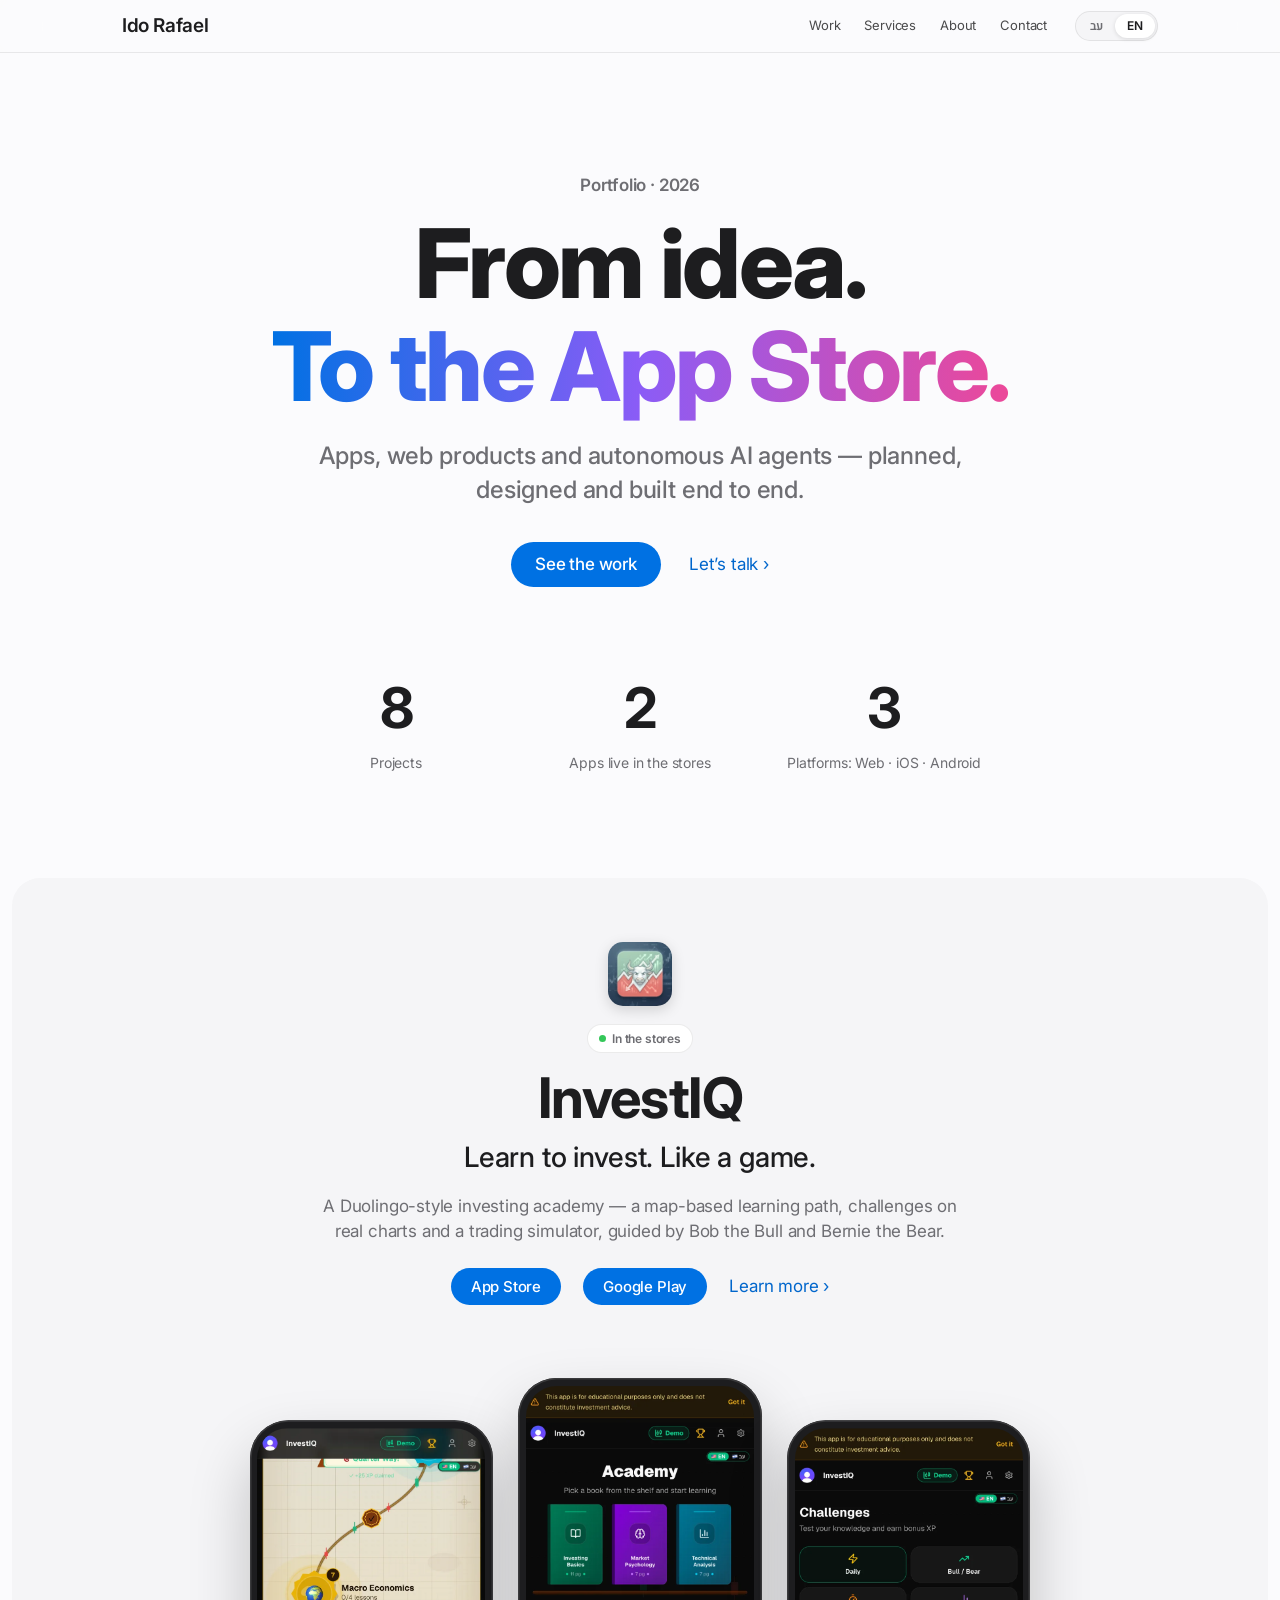
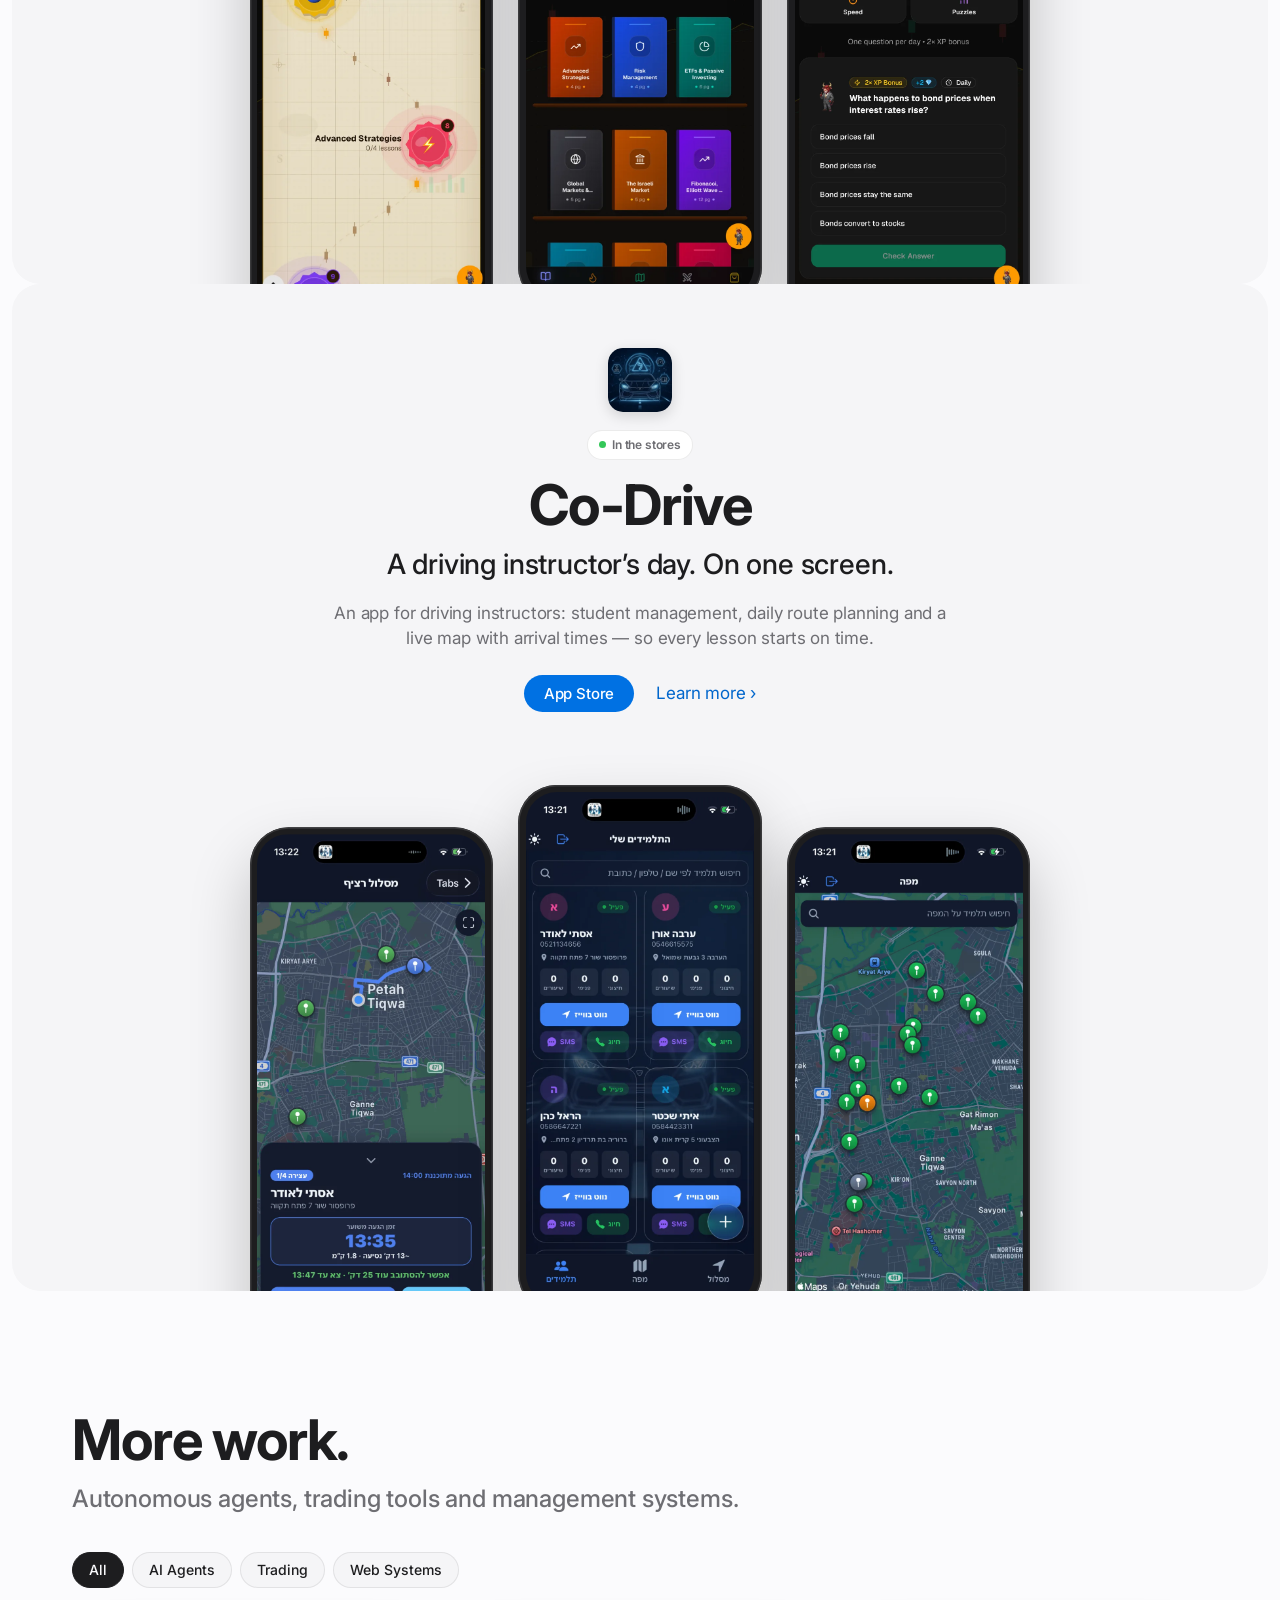
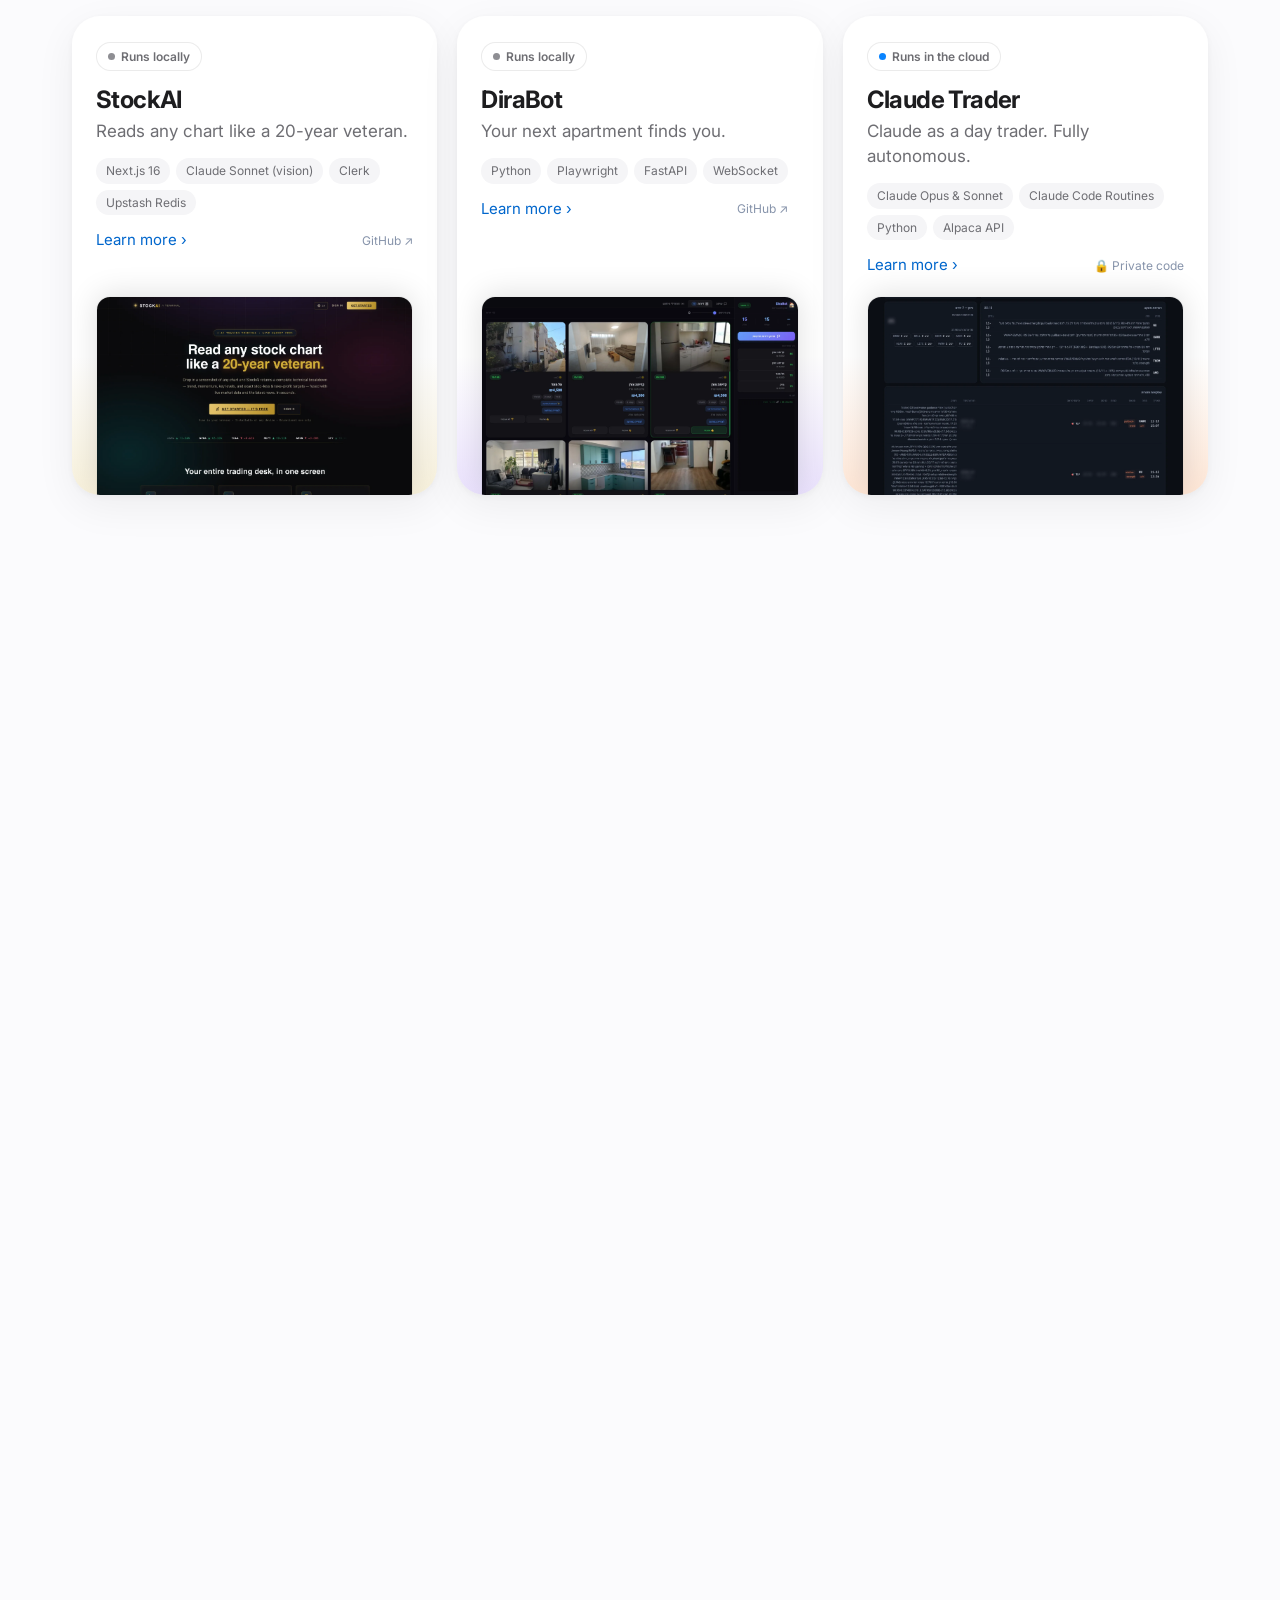
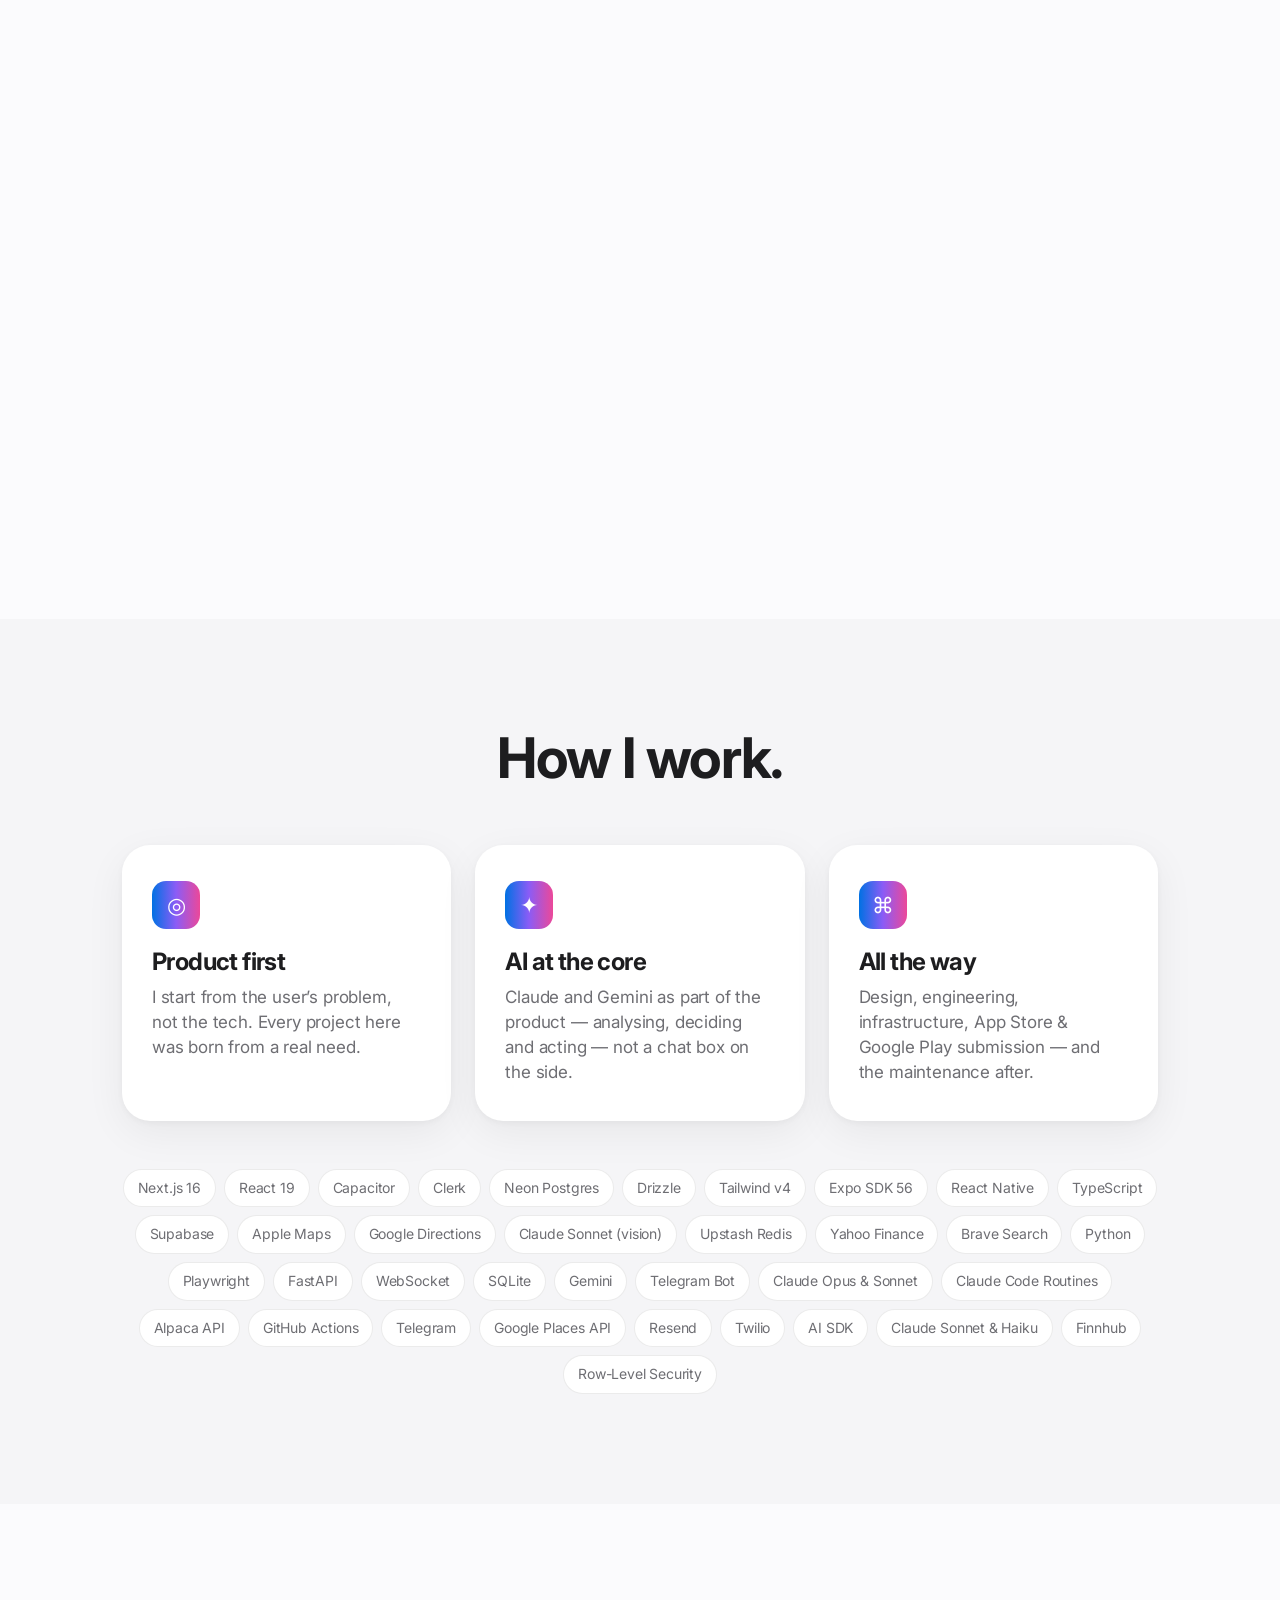
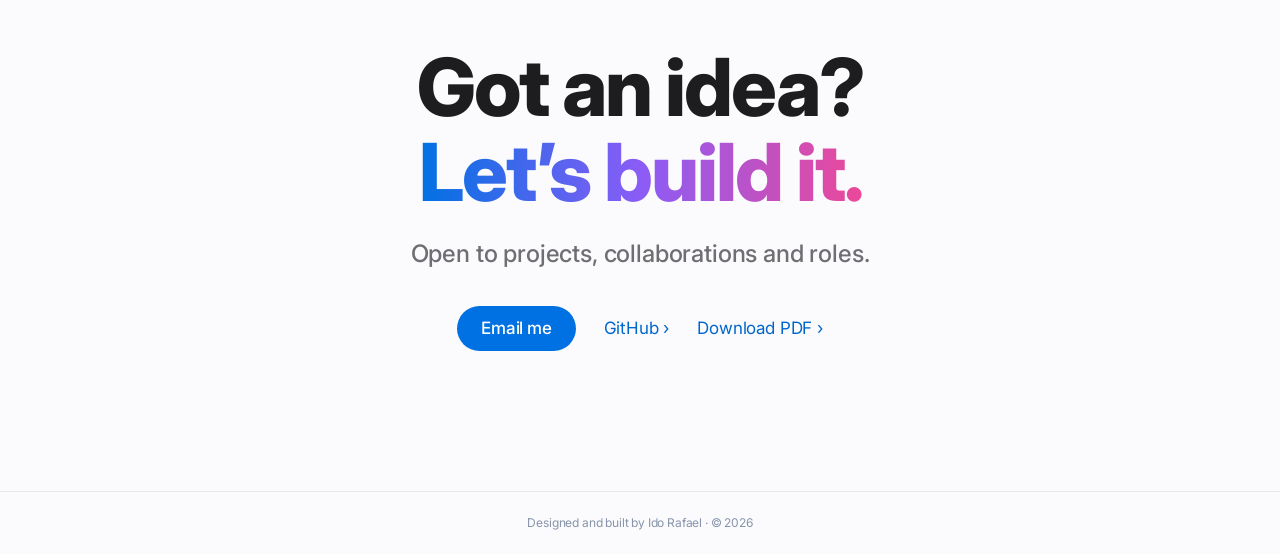
<file: index.html>
<!doctype html>
<html lang="he" dir="rtl">
<head>
<meta charset="utf-8">
<meta name="viewport" content="width=device-width, initial-scale=1, viewport-fit=cover">
<title>Ido Rafael — Portfolio</title>
<meta name="description" content="Products, apps and AI agents built by Ido Rafael — InvestIQ, Co-Drive, StockAI, Claude Trader and more.">
<meta name="theme-color" content="#fbfbfd" media="(prefers-color-scheme: light)">
<meta name="theme-color" content="#0b1424" media="(prefers-color-scheme: dark)">
<meta property="og:title" content="Ido Rafael — Portfolio">
<meta property="og:description" content="Products, apps and AI agents — from idea to the App Store.">
<meta property="og:image" content="assets/img/stock-1.webp">
<link rel="icon" href="assets/favicon.svg" type="image/svg+xml">
<link rel="preconnect" href="https://fonts.googleapis.com">
<link rel="preconnect" href="https://fonts.gstatic.com" crossorigin>
<link href="https://fonts.googleapis.com/css2?family=Heebo:wght@400;500;600;700;800&family=Inter:wght@400;500;600;700;800&display=swap" rel="stylesheet">
<link rel="stylesheet" href="styles.css">
</head>
<body>

<header class="nav" id="nav">
  <div class="nav-inner">
    <a href="#top" class="brand" data-i18n="brand">עידו רפאל</a>
    <nav class="nav-links">
      <a href="#work" data-i18n="navWork">עבודות</a>
      <a href="#services" data-i18n="navServices">שירותים</a>
      <a href="#about" data-i18n="navAbout">אודות</a>
      <a href="#contact" data-i18n="navContact">צור קשר</a>
    </nav>
    <div class="seg" role="group" aria-label="Language">
      <button data-lang="he" aria-pressed="true">עב</button>
      <button data-lang="en" aria-pressed="false">EN</button>
    </div>
  </div>
</header>

<main id="top">

  <section class="hero">
    <p class="eyebrow reveal" data-i18n="heroEyebrow">פורטפוליו · 2026</p>
    <h1 class="reveal" data-i18n-html="heroTitle">מרעיון.<br><span class="grad">ועד החנות.</span></h1>
    <p class="lead reveal" data-i18n="heroLead">אפליקציות, מוצרי ווב וסוכני AI אוטונומיים — מתוכננים, מעוצבים ונבנים מקצה לקצה.</p>
    <div class="hero-cta reveal">
      <a class="btn btn-primary" href="#work" data-i18n="heroCta1">לעבודות</a>
      <a class="btn-link" href="#contact"><span data-i18n="heroCta2">בואו נדבר</span> <span class="chev">›</span></a>
    </div>
    <dl class="stats reveal">
      <div><dt>8</dt><dd data-i18n="stat1">פרויקטים</dd></div>
      <div><dt>2</dt><dd data-i18n="stat2">אפליקציות חיות בחנויות</dd></div>
      <div><dt>3</dt><dd data-i18n="stat3">פלטפורמות: ווב · iOS · Android</dd></div>
    </dl>
  </section>

  <!-- Featured: shipped products -->
  <section class="featured" id="work">
    <div id="featured"></div>
  </section>

  <!-- All work -->
  <section class="work">
    <div class="section-head reveal">
      <h2 data-i18n="workTitle">עוד עבודות.</h2>
      <p data-i18n="workSub">סוכנים אוטונומיים, כלי מסחר ומערכות ניהול.</p>
    </div>
    <div class="filters reveal" id="filters" role="tablist"></div>
    <div class="grid" id="grid"></div>
  </section>

  <section class="services" id="services">
    <div class="section-head reveal">
      <h2 data-i18n="svcTitle">שירותים לעסקים.</h2>
      <p data-i18n="svcSub"></p>
    </div>
    <div class="plans" id="plans"></div>
    <ol class="steps reveal" id="steps"></ol>
    <div class="hero-cta reveal">
      <a class="btn btn-primary" id="call-link" href="#" target="_blank" rel="noopener" data-i18n="svcCta">לקביעת שיחת אבחון</a>
    </div>
  </section>

  <section class="about" id="about">
    <div class="about-inner reveal">
      <h2 data-i18n="aboutTitle">איך אני עובד.</h2>
      <div class="pillars">
        <div class="pillar">
          <div class="pillar-ico" aria-hidden="true">◎</div>
          <h3 data-i18n="p1t">מוצר קודם</h3>
          <p data-i18n="p1d">מתחיל מהבעיה של המשתמש, לא מהטכנולוגיה. כל פרויקט כאן נולד מצורך אמיתי.</p>
        </div>
        <div class="pillar">
          <div class="pillar-ico" aria-hidden="true">✦</div>
          <h3 data-i18n="p2t">AI בליבה</h3>
          <p data-i18n="p2d">Claude ו-Gemini כחלק מהמוצר — ניתוח, החלטה וביצוע — לא רק כצ׳אט בצד.</p>
        </div>
        <div class="pillar">
          <div class="pillar-ico" aria-hidden="true">⌘</div>
          <h3 data-i18n="p3t">עד הסוף</h3>
          <p data-i18n="p3d">עיצוב, פיתוח, תשתית, הגשה ל-App Store ול-Google Play — והתחזוקה שאחרי.</p>
        </div>
      </div>
      <div class="stack-cloud" id="stack"></div>
    </div>
  </section>

  <section class="contact" id="contact">
    <div class="reveal">
      <h2 data-i18n-html="contactTitle">יש לך רעיון?<br><span class="grad">בוא נבנה אותו.</span></h2>
      <p class="lead" data-i18n="contactLead">פתוח לפרויקטים, שיתופי פעולה ותפקידים.</p>
      <div class="hero-cta">
        <a class="btn btn-primary" href="https://mail.google.com/mail/?view=cm&fs=1&to=idorl1203@gmail.com" target="_blank" rel="noopener" data-i18n="contactMail">שליחת מייל</a>
        <a class="btn-link" href="https://github.com/idorl1203-zaid" target="_blank" rel="noopener">GitHub <span class="chev">›</span></a>
        <a class="btn-link" id="pdf-link" href="Ido-Rafael-Portfolio-HE.pdf" download><span data-i18n="pdf">הורדת PDF</span> <span class="chev">›</span></a>
      </div>
    </div>
  </section>

</main>

<footer class="foot">
  <p><span data-i18n="footer">עוצב ונבנה על ידי עידו רפאל</span> · © <span id="year"></span></p>
</footer>

<!-- Project detail sheet -->
<div class="sheet" id="sheet" aria-hidden="true">
  <div class="sheet-backdrop" data-close></div>
  <article class="sheet-panel" role="dialog" aria-modal="true" aria-labelledby="sheet-title">
    <button class="sheet-close" data-close aria-label="Close">✕</button>
    <div id="sheet-body"></div>
  </article>
</div>

<script src="data.js"></script>
<script src="app.js"></script>
</body>
</html>
</file>
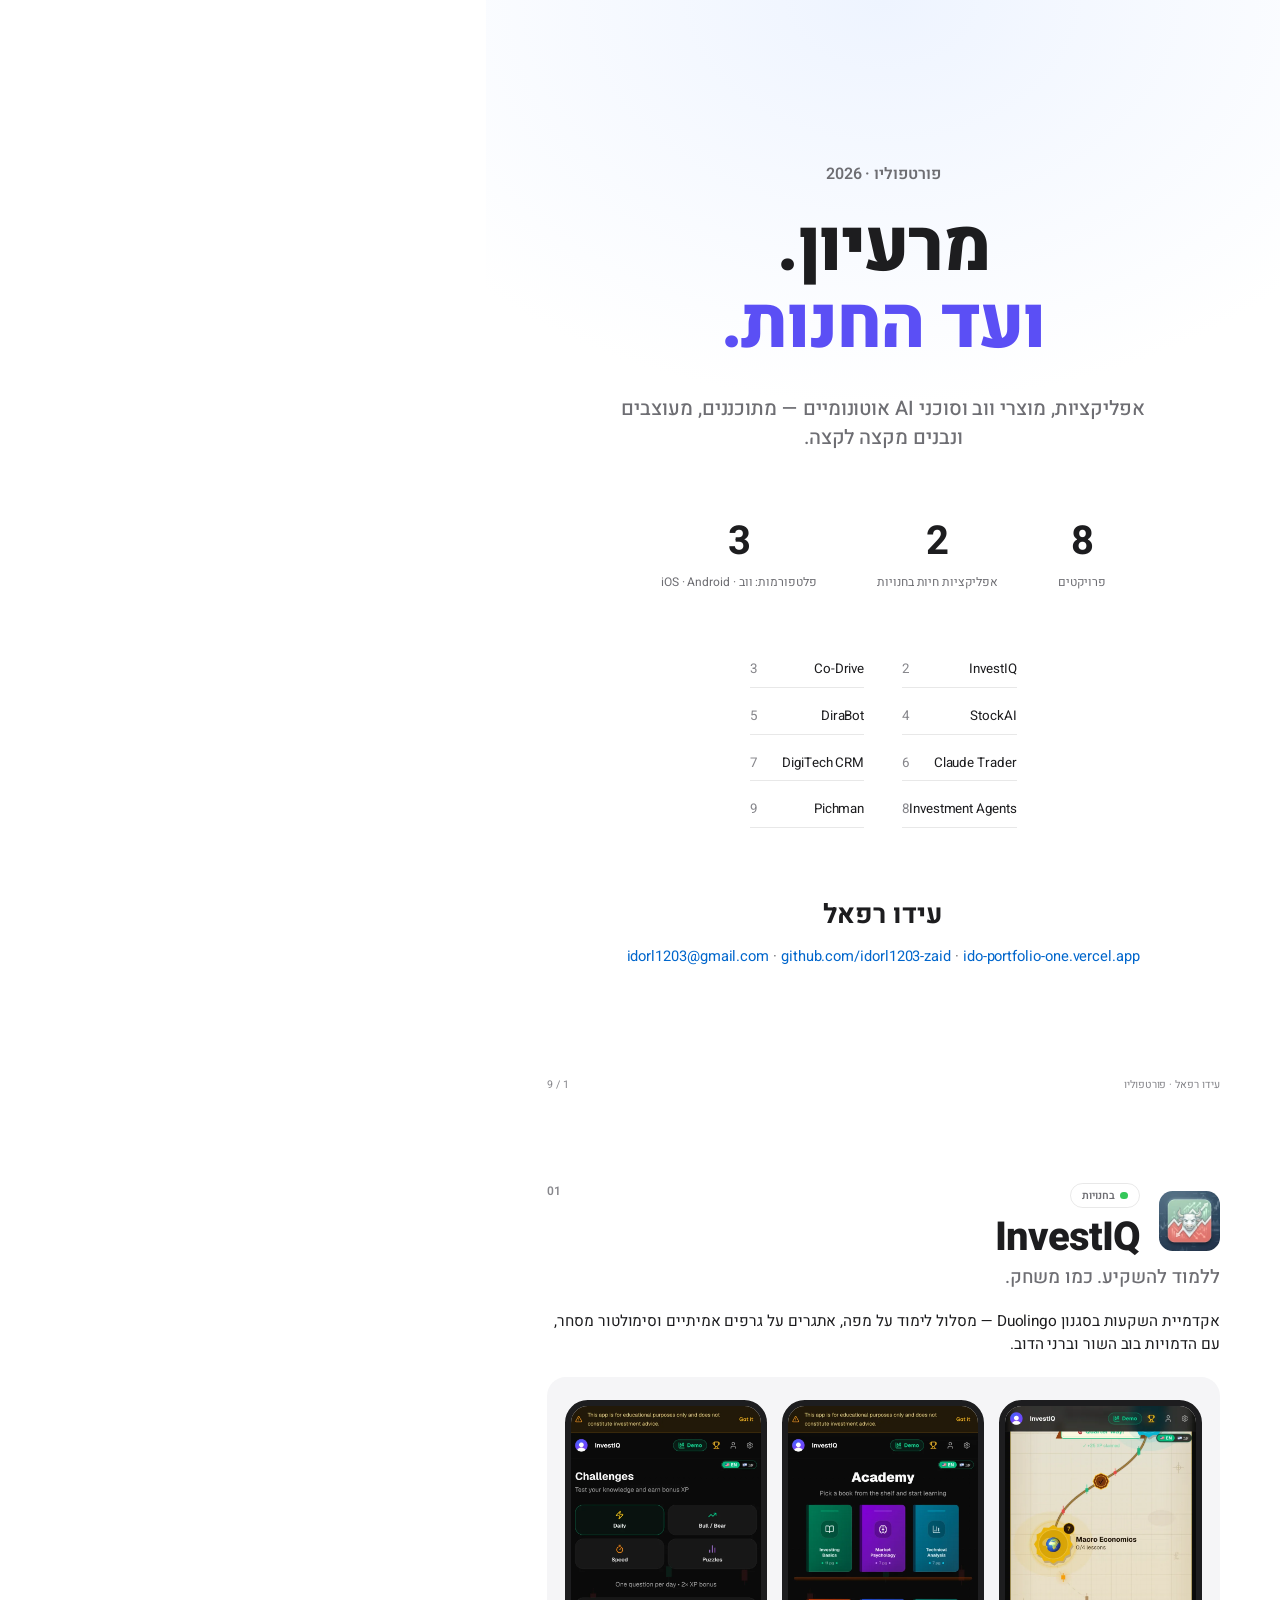
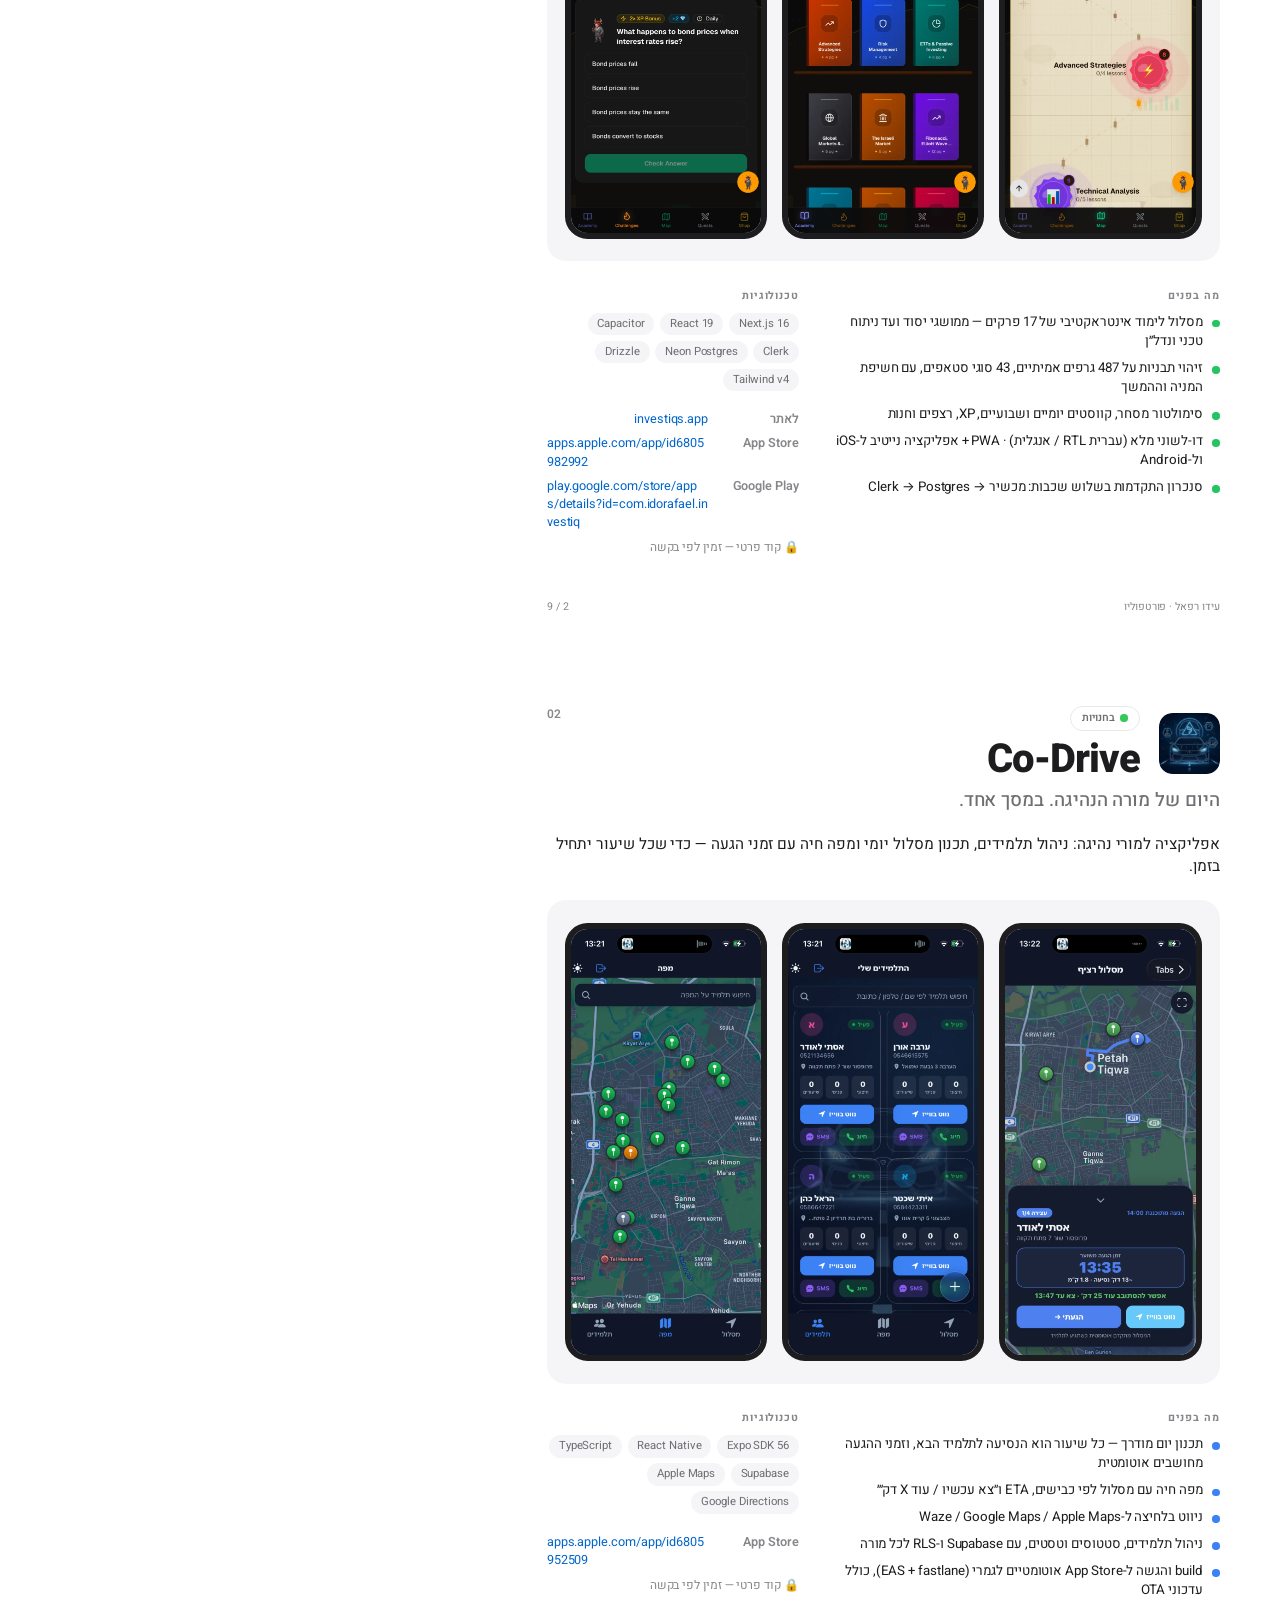
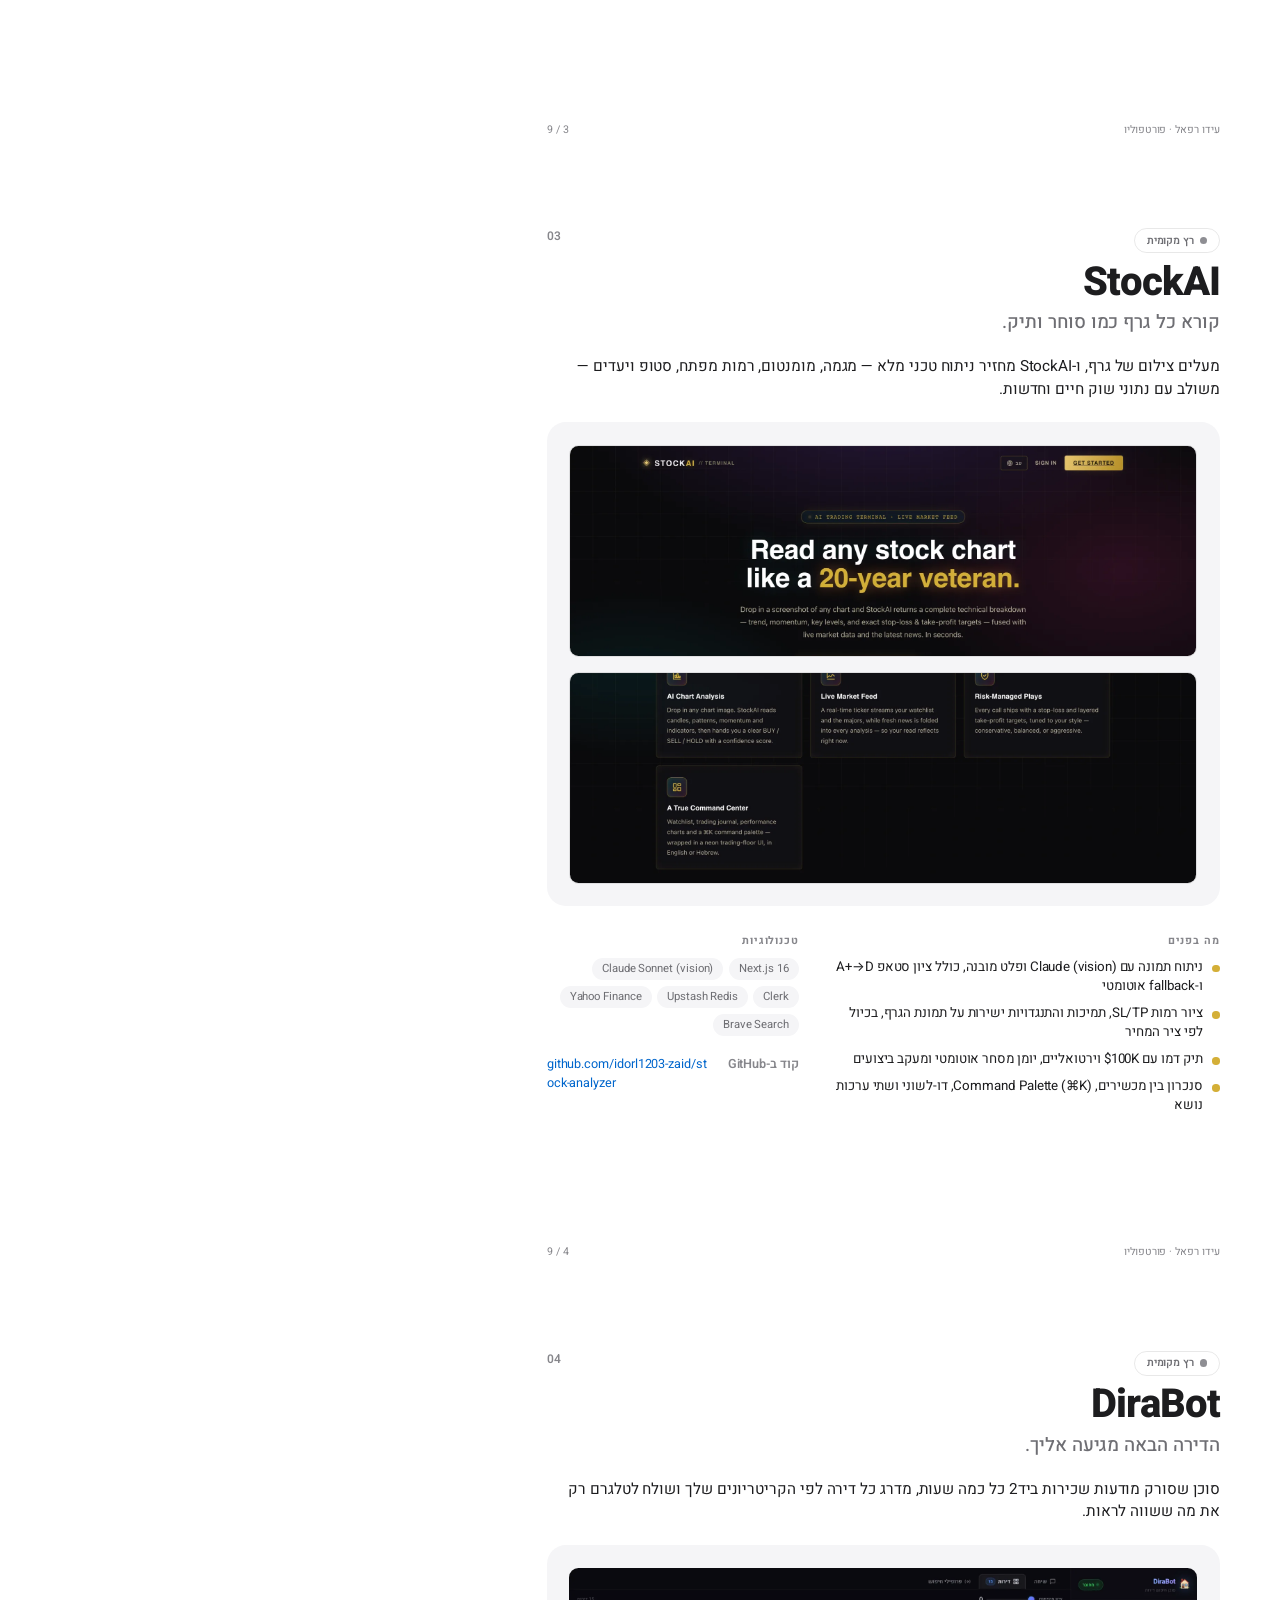
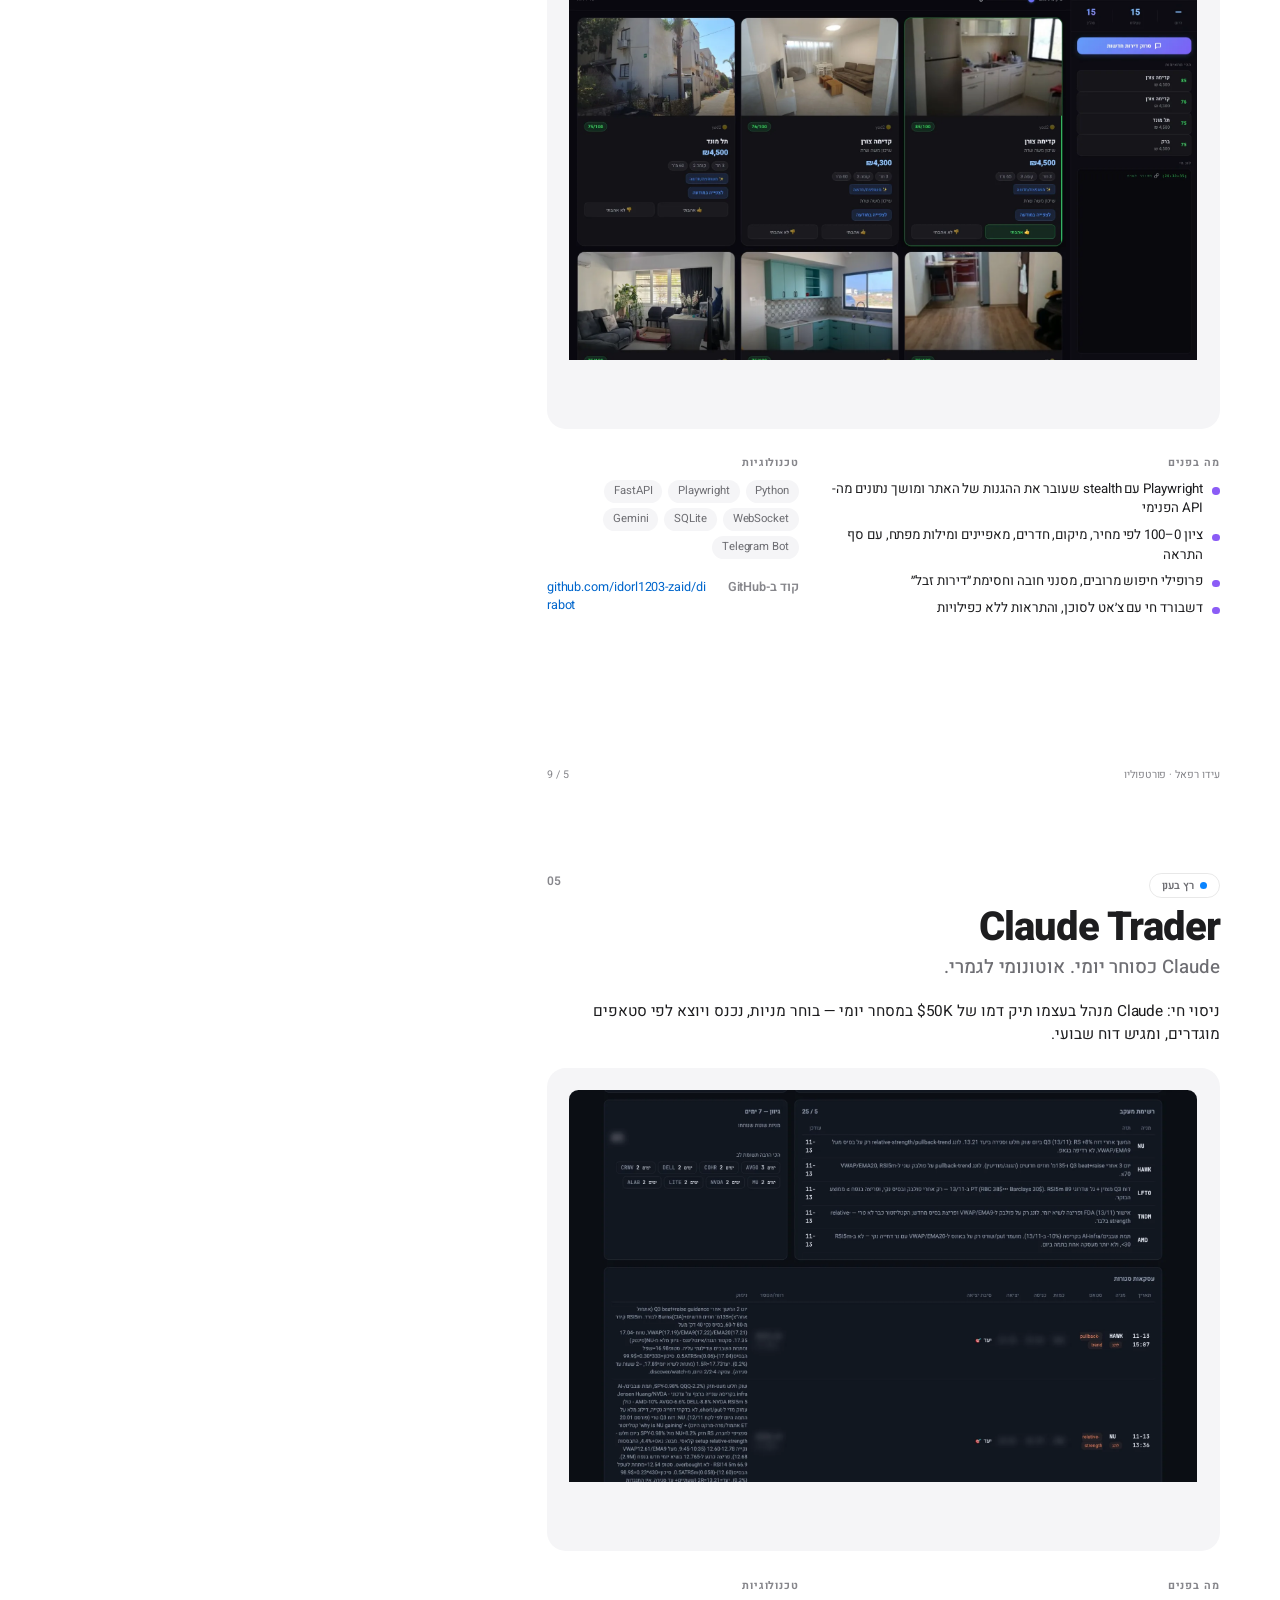
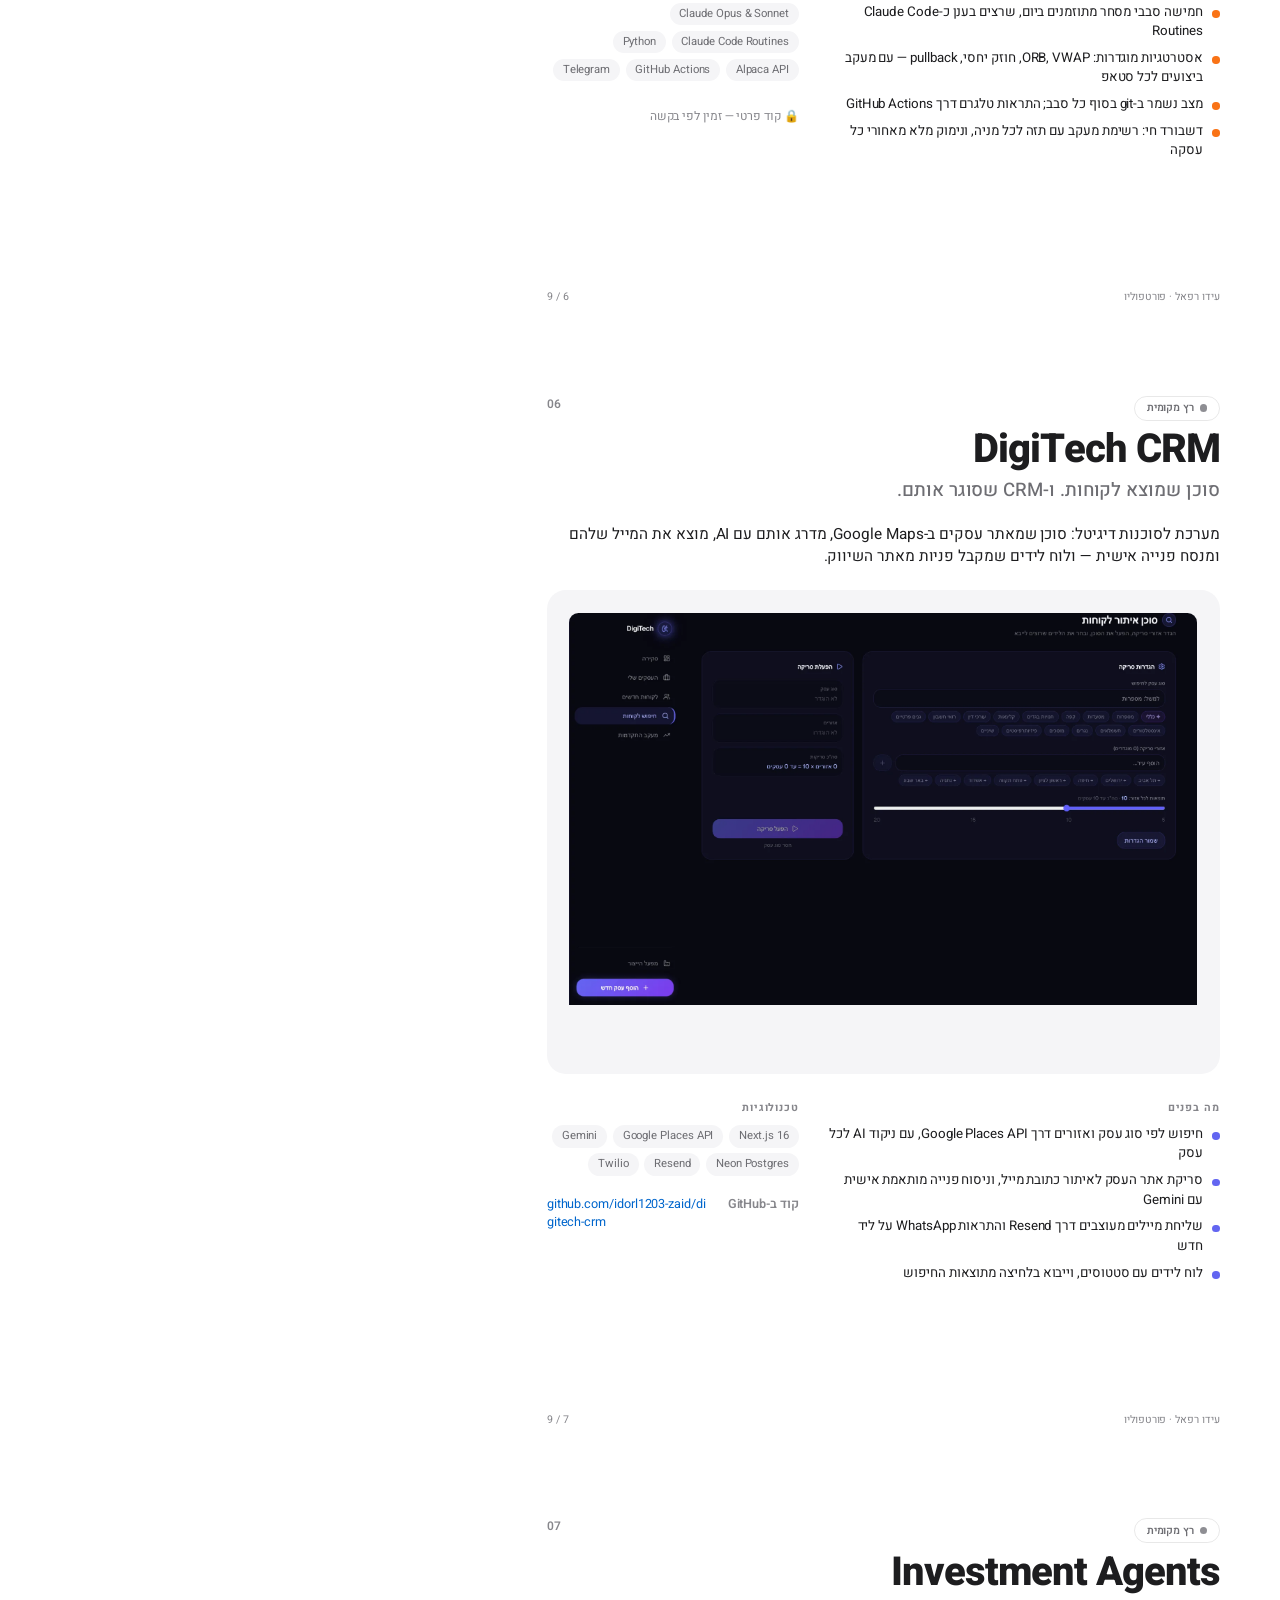
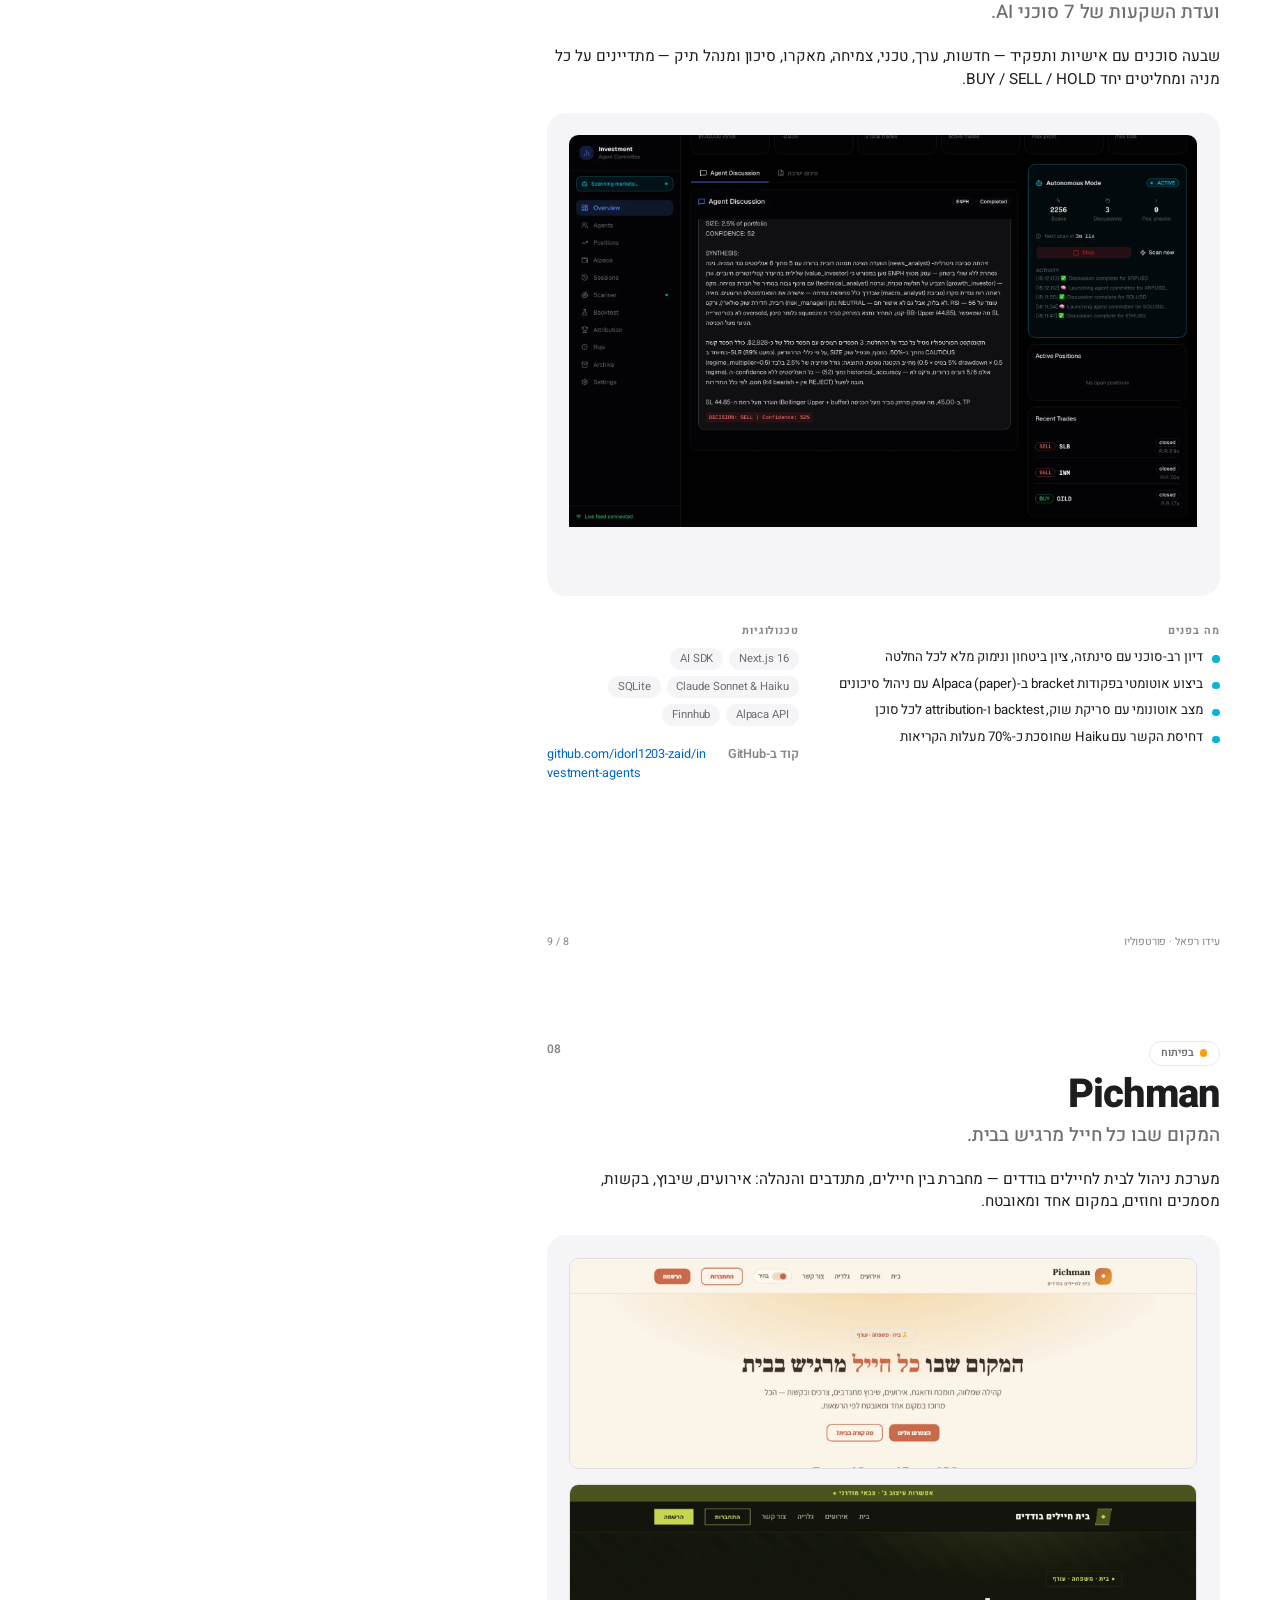
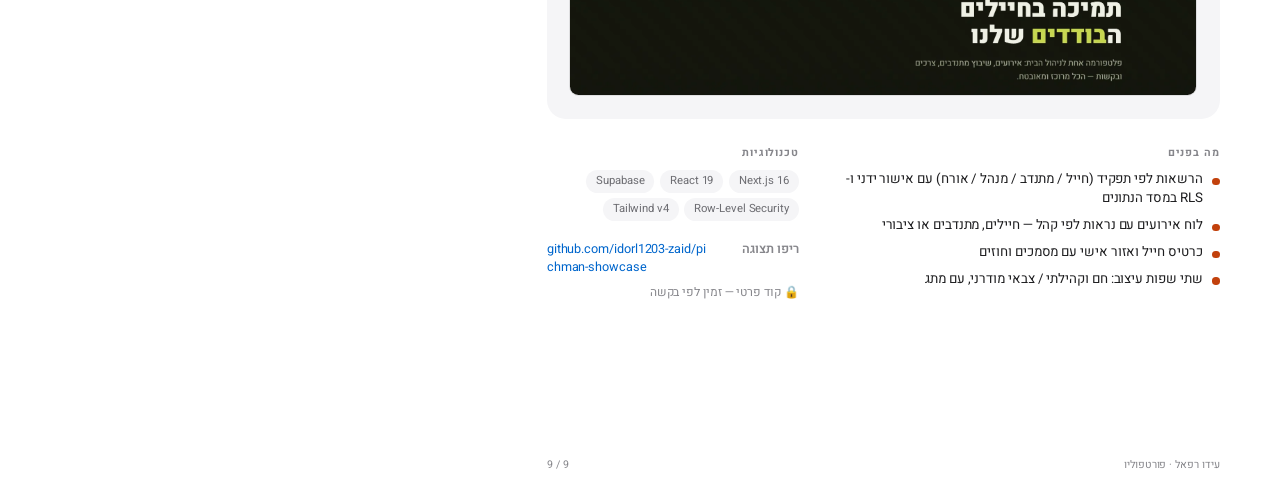
<file: print.html>
<!doctype html>
<html lang="he" dir="rtl">
<head>
<meta charset="utf-8">
<title>Ido Rafael — Portfolio (PDF)</title>
<link rel="preconnect" href="https://fonts.googleapis.com">
<link rel="preconnect" href="https://fonts.gstatic.com" crossorigin>
<link href="https://fonts.googleapis.com/css2?family=Heebo:wght@400;500;600;700;800&family=Inter:wght@400;500;600;700;800&display=swap" rel="stylesheet">
<style>
  @page { size: A4; margin: 0; }
  :root { --text:#1d1d1f; --text-2:#6e6e73; --text-3:#86868b; --line:rgba(0,0,0,.09); --bg-alt:#f5f5f7; --link:#0066cc;
          --grad: linear-gradient(90deg,#0071e3 0%,#8b5cf6 50%,#ec4899 100%); }
  * { box-sizing: border-box; }
  html, body { margin: 0; background: #fff; color: var(--text); -webkit-print-color-adjust: exact; print-color-adjust: exact; }
  body { font-family: "Inter", "Heebo", -apple-system, sans-serif; font-size: 11pt; line-height: 1.45; letter-spacing: -.005em; }
  html[lang="he"] body { font-family: "Heebo", "Inter", -apple-system, sans-serif; }
  h1, h2, h3 { margin: 0; letter-spacing: -.025em; line-height: 1.08; }
  p { margin: 0; }
  a { color: var(--link); text-decoration: none; }
  .grad { color: #5b4ff5; }

  .page { width: 210mm; height: 297mm; padding: 16mm 16mm 14mm; position: relative; overflow: hidden; page-break-after: always; display: flex; flex-direction: column; }
  .page:last-child { page-break-after: auto; }
  .foot { position: absolute; bottom: 8mm; inset-inline: 16mm; display: flex; justify-content: space-between; font-size: 8pt; color: var(--text-3); }

  /* cover */
  .cover { justify-content: center; text-align: center; background: radial-gradient(120% 60% at 50% 0%, #eef4ff 0%, #fff 60%); }
  .cover .eyebrow { color: var(--text-2); font-weight: 600; font-size: 12pt; }
  .cover h1 { font-size: 54pt; font-weight: 800; margin-top: 6mm; }
  .cover .lead { color: var(--text-2); font-size: 15pt; max-width: 140mm; margin: 8mm auto 0; font-weight: 500; }
  .cover .name { font-size: 20pt; font-weight: 700; margin-top: 18mm; }
  .cover .contact { margin-top: 3mm; font-size: 11pt; color: var(--text-2); }
  .stats { display: flex; justify-content: center; gap: 16mm; margin-top: 16mm; }
  .stats b { display: block; font-size: 30pt; letter-spacing: -.03em; }
  .stats span { color: var(--text-2); font-size: 9pt; }
  .toc { margin: 16mm auto 0; display: grid; grid-template-columns: 1fr 1fr; gap: 3mm 10mm; text-align: start; max-width: 150mm; }
  .toc div { display: flex; justify-content: space-between; border-bottom: 1px solid var(--line); padding: 2mm 0; font-size: 10pt; }
  .toc i { font-style: normal; color: var(--text-3); }

  /* project page */
  .head { display: flex; align-items: center; gap: 5mm; }
  .head img.icon { width: 16mm; height: 16mm; border-radius: 3.6mm; }
  .pill { display: inline-flex; align-items: center; gap: 1.5mm; font-size: 8pt; font-weight: 600; color: var(--text-2);
          padding: 1mm 3mm; border-radius: 99px; border: 1px solid var(--line); margin-bottom: 2mm; }
  .pill::before { content:""; width: 2mm; height: 2mm; border-radius: 50%; background: var(--dot,#34c759); }
  .pill[data-s="dev"] { --dot:#ff9f0a } .pill[data-s="local"] { --dot:#8e8e93 } .pill[data-s="cloud"] { --dot:#0a84ff }
  .num { color: var(--text-3); font-size: 9pt; font-weight: 600; margin-inline-start: auto; align-self: flex-start; }
  h2 { font-size: 30pt; font-weight: 800; }
  .tagline { font-size: 14pt; font-weight: 500; color: var(--text-2); margin-top: 1.5mm; }
  .summary { margin-top: 5mm; font-size: 11.5pt; }
  .shots { margin-top: 6mm; display: flex; gap: 4mm; justify-content: center; align-items: center; background: var(--bg-alt);
           border-radius: 5mm; padding: 6mm; height: 128mm; flex: none; overflow: hidden; }
  .shots img { border-radius: 2.5mm; border: 1px solid var(--line); object-fit: cover; object-position: top; }
  .shots.phone img { height: 116mm; width: auto; aspect-ratio: 9 / 19.5; border-radius: 6mm; border: 1.6mm solid #1d1d1f; }
  .shots.one img { width: 100%; height: 100%; object-fit: contain; border: 0; background: transparent; }
  .shots.two { flex-direction: column; }
  .shots.two img { width: 100%; height: calc(50% - 2mm); }
  .cols { display: grid; grid-template-columns: 1.55fr 1fr; gap: 8mm; margin-top: 7mm; }
  h4 { margin: 0 0 2.5mm; font-size: 8pt; text-transform: uppercase; letter-spacing: .08em; color: var(--text-3); }
  ul { margin: 0; padding: 0; list-style: none; display: grid; gap: 2mm; }
  li { position: relative; padding-inline-start: 4.5mm; font-size: 10pt; }
  li::before { content:""; position: absolute; inset-inline-start: 0; top: .55em; width: 2mm; height: 2mm; border-radius: 50%; background: var(--accent); }
  .tags { display: flex; flex-wrap: wrap; gap: 1.5mm; }
  .tag { font-size: 8.5pt; color: var(--text-2); background: var(--bg-alt); padding: .8mm 2.6mm; border-radius: 99px; }
  .links { margin-top: 5mm; display: grid; gap: 1.5mm; font-size: 9.5pt; }
  .links div { display: flex; gap: 2mm; }
  .links b { color: var(--text-3); font-weight: 600; min-width: 22mm; }
  .links a { direction: ltr; unicode-bidi: embed; word-break: break-all; }
  .lock { font-size: 9pt; color: var(--text-3); margin-top: 2mm; }
</style>
</head>
<body>
<div id="doc"></div>
<script src="data.js"></script>
<script>
(() => {
  const { I18N, PROJECTS } = window;
  const lang = new URLSearchParams(location.search).get("lang") === "en" ? "en" : "he";
  const t = I18N[lang];
  document.documentElement.lang = lang;
  document.documentElement.dir = lang === "he" ? "rtl" : "ltr";
  const esc = (s) => String(s).replace(/[&<>"']/g, (c) => ({ "&":"&amp;","<":"&lt;",">":"&gt;",'"':"&quot;","'":"&#39;" }[c]));
  const name = t.brand;
  const site = "https://ido-portfolio-one.vercel.app";
  const L = lang === "he"
    ? { title: 'מרעיון.<br><span class="grad">ועד החנות.</span>', contents: "תוכן", links: "קישורים", code: "קוד" }
    : { title: 'From idea.<br><span class="grad">To the App Store.</span>', contents: "Contents", links: "Links", code: "Code" };
  const total = PROJECTS.length + 1;
  const foot = (n) => `<div class="foot"><span>${esc(name)} · ${esc(lang === "he" ? "פורטפוליו" : "Portfolio")}</span><span>${n} / ${total}</span></div>`;
  const label = (l) => l.type === "showcase" ? t.showcase : t[l.type];

  let html = `
  <section class="page cover">
    <p class="eyebrow">${esc(t.heroEyebrow)}</p>
    <h1>${L.title}</h1>
    <p class="lead">${esc(t.heroLead)}</p>
    <div class="stats">
      <div><b>${PROJECTS.length}</b><span>${esc(t.stat1)}</span></div>
      <div><b>2</b><span>${esc(t.stat2)}</span></div>
      <div><b>3</b><span>${esc(t.stat3)}</span></div>
    </div>
    <div class="toc">${PROJECTS.map((p, i) => `<div><span>${esc(p[lang].name)}</span><i>${i + 2}</i></div>`).join("")}</div>
    <p class="name">${esc(name)}</p>
    <p class="contact"><a href="https://mail.google.com/mail/?view=cm&fs=1&to=idorl1203@gmail.com">idorl1203@gmail.com</a> · <a href="https://github.com/idorl1203-zaid">github.com/idorl1203-zaid</a> · <a href="${site}">${site.replace("https://", "")}</a></p>
    ${foot(1)}
  </section>`;

  PROJECTS.forEach((p, i) => {
    const c = p[lang];
    const imgs = p.phone ? p.images.slice(0, 3) : p.images.slice(0, 2);
    const cls = p.phone ? "phone" : imgs.length > 1 ? "two" : "one";
    const links = p.links.map((l) => `<div><b>${esc(label(l))}</b><a href="${esc(l.url)}">${esc(l.url.replace("https://", ""))}</a></div>`).join("");
    html += `
    <section class="page" style="--accent:${p.accent}">
      <div class="head">
        ${p.icon ? `<img class="icon" src="${p.icon}" alt="">` : ""}
        <div>
          <div class="pill" data-s="${p.status}">${esc(t.status[p.status])}</div>
          <h2>${esc(c.name)}</h2>
        </div>
        <span class="num">${String(i + 1).padStart(2, "0")}</span>
      </div>
      <p class="tagline">${esc(c.tagline)}</p>
      <p class="summary">${esc(c.summary)}</p>
      <div class="shots ${cls}">${imgs.map((n) => `<img src="assets/img/${n}.webp" alt="">`).join("")}</div>
      <div class="cols">
        <div><h4>${esc(t.highlights)}</h4><ul>${c.highlights.map((h) => `<li>${esc(h)}</li>`).join("")}</ul></div>
        <div>
          <h4>${esc(t.stackLabel)}</h4>
          <div class="tags">${p.stack.map((s) => `<span class="tag">${esc(s)}</span>`).join("")}</div>
          <div class="links">${links}</div>
          ${p.code === "private" ? `<p class="lock">🔒 ${esc(t.private)}</p>` : ""}
        </div>
      </div>
      ${foot(i + 2)}
    </section>`;
  });
  document.getElementById("doc").innerHTML = html;
})();
</script>
</body>
</html>
</file>
<file: styles.css>
/* ───────── Tokens (Apple-inspired) ───────── */
:root {
  --bg: #fbfbfd;
  --bg-alt: #f5f5f7;
  --card: #ffffff;
  --text: #1d1d1f;
  --text-2: #6e6e73;
  --text-3: #8794ab;
  --line: rgba(0, 0, 0, .08);
  --link: #0066cc;
  --btn: #0071e3;
  --btn-hover: #0077ed;
  --nav-bg: rgba(251, 251, 253, .72);
  --shadow: 0 2px 6px rgba(0,0,0,.04), 0 12px 40px rgba(0,0,0,.06);
  --shadow-hover: 0 4px 12px rgba(0,0,0,.06), 0 24px 60px rgba(0,0,0,.10);
  --grad: linear-gradient(90deg, #0071e3 0%, #8b5cf6 50%, #ec4899 100%);
  --radius: 28px;
  --font: -apple-system, BlinkMacSystemFont, "SF Pro Display", "SF Pro Text", "Inter", "Heebo", "Helvetica Neue", Arial, sans-serif;
  color-scheme: light;
}
@media (prefers-color-scheme: dark) {
  :root {
    --bg: #0b1424;
    --bg-alt: #101c31;
    --card: #16243d;
    --text: #f5f5f7;
    --text-2: #a7b2c6;
    --text-3: #8794ab;
    --line: rgba(255, 255, 255, .10);
    --link: #2997ff;
    --btn: #0071e3;
    --btn-hover: #0a84ff;
    --nav-bg: rgba(11, 20, 36, .72);
    --shadow: 0 0 0 1px rgba(255,255,255,.06);
    --shadow-hover: 0 0 0 1px rgba(255,255,255,.14), 0 24px 60px rgba(0,0,0,.6);
    --grad: linear-gradient(90deg, #2997ff 0%, #a78bfa 50%, #f472b6 100%);
    color-scheme: dark;
  }
}
html[lang="he"] { --font: -apple-system, BlinkMacSystemFont, "SF Pro Display", "Heebo", "Inter", "Helvetica Neue", Arial, sans-serif; }

/* ───────── Base ───────── */
*, *::before, *::after { box-sizing: border-box; }
html { scroll-behavior: smooth; -webkit-text-size-adjust: 100%; }
body {
  margin: 0; background: var(--bg); color: var(--text);
  font-family: var(--font); font-size: 17px; line-height: 1.47;
  letter-spacing: -.01em; -webkit-font-smoothing: antialiased;
  overflow-x: hidden;
}
img { display: block; max-width: 100%; }
a { color: var(--link); text-decoration: none; }
a:hover { text-decoration: underline; }
h1, h2, h3 { margin: 0; letter-spacing: -.025em; line-height: 1.07; font-weight: 700; }
p { margin: 0; }
.grad { background: var(--grad); -webkit-background-clip: text; background-clip: text; color: transparent; }
:focus-visible { outline: 2px solid var(--link); outline-offset: 3px; border-radius: 8px; }

/* ───────── Nav ───────── */
.nav {
  position: sticky; top: 0; z-index: 50;
  background: var(--nav-bg);
  backdrop-filter: saturate(180%) blur(20px); -webkit-backdrop-filter: saturate(180%) blur(20px);
  border-bottom: 1px solid var(--line);
}
.nav-inner {
  max-width: 1080px; margin: 0 auto; height: 52px; padding: 0 22px;
  display: flex; align-items: center; gap: 28px;
}
.brand { color: var(--text); font-weight: 600; font-size: 19px; letter-spacing: -.02em; }
.brand:hover { text-decoration: none; }
.nav-links { display: flex; gap: 24px; margin-inline-start: auto; }
.nav-links a { color: var(--text); opacity: .8; font-size: 13px; }
.nav-links a:hover { opacity: 1; text-decoration: none; }
.seg {
  display: inline-flex; padding: 2px; border-radius: 999px;
  background: var(--bg-alt); border: 1px solid var(--line);
}
.seg button {
  font: 600 12px/1 var(--font); color: var(--text-2);
  border: 0; background: transparent; padding: 6px 12px; border-radius: 999px; cursor: pointer;
  transition: background .25s, color .25s, box-shadow .25s;
}
.seg button[aria-pressed="true"] { background: var(--card); color: var(--text); box-shadow: 0 1px 4px rgba(0,0,0,.12); }

/* ───────── Hero ───────── */
.hero { text-align: center; padding: 120px 22px 96px; max-width: 980px; margin: 0 auto; }
.eyebrow { color: var(--text-2); font-size: 17px; font-weight: 600; margin-bottom: 14px; }
.hero h1 { font-size: clamp(48px, 9vw, 96px); font-weight: 800; }
.lead { color: var(--text-2); font-size: clamp(19px, 2.2vw, 24px); line-height: 1.38; max-width: 680px; margin: 22px auto 0; font-weight: 500; }
.hero-cta { display: flex; gap: 28px; justify-content: center; align-items: center; margin-top: 36px; flex-wrap: wrap; }
.btn {
  display: inline-flex; align-items: center; justify-content: center;
  font: 500 17px/1 var(--font); padding: 14px 24px; border-radius: 999px; border: 0; cursor: pointer;
  transition: background .2s, transform .2s;
}
.btn:hover { text-decoration: none; }
.btn:active { transform: scale(.97); }
.btn-primary { background: var(--btn); color: #fff; }
.btn-primary:hover { background: var(--btn-hover); }
.btn-link { font-size: 17px; }
.chev { display: inline-block; transition: transform .2s; }
html[dir="rtl"] .chev { transform: scaleX(-1); }
.btn-link:hover .chev { transform: translateX(3px); }
html[dir="rtl"] .btn-link:hover .chev { transform: scaleX(-1) translateX(3px); }
.stats {
  display: grid; grid-template-columns: repeat(3, 1fr); gap: 12px;
  max-width: 720px; margin: 72px auto 0; padding: 0;
}
.stats div { padding: 8px; }
.stats dt { font-size: clamp(40px, 6vw, 56px); font-weight: 700; letter-spacing: -.03em; }
.stats dd { margin: 4px 0 0; color: var(--text-2); font-size: 14px; }

/* ───────── Featured product tiles ───────── */
.featured { padding: 0 12px; display: grid; gap: 12px; }
.tile {
  background: var(--bg-alt); border-radius: var(--radius); overflow: hidden;
  text-align: center; padding: 64px 22px 0; position: relative;
  max-width: 1400px; margin: 0 auto; width: 100%;
}
.tile-icon { width: 64px; height: 64px; border-radius: 15px; margin: 0 auto 18px; box-shadow: 0 4px 14px rgba(0,0,0,.15); }
.tile h2 { font-size: clamp(40px, 6vw, 56px); }
.tile .tagline { font-size: clamp(21px, 2.6vw, 28px); font-weight: 500; margin-top: 8px; }
.tile .summary { color: var(--text-2); max-width: 640px; margin: 16px auto 0; font-size: 17px; }
.tile .hero-cta { margin-top: 24px; gap: 22px; }
.tile .btn { font-size: 15px; padding: 11px 20px; }
.tile .btn-link { font-size: 17px; }
.phones {
  display: flex; justify-content: center; align-items: flex-end; gap: clamp(10px, 2vw, 28px);
  margin-top: 52px; padding-bottom: 0; perspective: 1200px;
}
.phone {
  width: clamp(130px, 19vw, 250px); aspect-ratio: 9 / 19.5; flex: none;
  border-radius: clamp(22px, 3vw, 40px); padding: clamp(5px, .6vw, 9px);
  background: #1d1d1f; box-shadow: 0 30px 60px rgba(0,0,0,.22), inset 0 0 0 1.5px #3a3a3c;
  transform: translateY(40px);
  transition: transform .9s cubic-bezier(.2,.8,.2,1);
}
.phone img { width: 100%; height: 100%; object-fit: cover; object-position: top; border-radius: clamp(17px, 2.4vw, 32px); }
.phone:nth-child(2) { transform: translateY(20px); }
.tile.in .phone { transform: translateY(12%); }
.tile.in .phone:nth-child(2) { transform: translateY(4%); }
.status-pill {
  display: inline-flex; align-items: center; gap: 6px;
  font-size: 12px; font-weight: 600; color: var(--text-2);
  padding: 5px 11px; border-radius: 999px; background: var(--card); border: 1px solid var(--line);
  margin-bottom: 16px;
}
.status-pill::before { content: ""; width: 7px; height: 7px; border-radius: 50%; background: var(--dot, #34c759); }
.status-pill[data-s="dev"] { --dot: #ff9f0a; }
.status-pill[data-s="local"] { --dot: #8e8e93; }
.status-pill[data-s="cloud"] { --dot: #0a84ff; }

/* ───────── Work grid ───────── */
.work { max-width: 1180px; margin: 0 auto; padding: 120px 22px 40px; }
.section-head h2 { font-size: clamp(40px, 6vw, 56px); }
.section-head p { color: var(--text-2); font-size: clamp(19px, 2.2vw, 24px); margin-top: 10px; font-weight: 500; }
.filters { display: flex; gap: 8px; flex-wrap: wrap; margin: 36px 0 28px; }
.chip {
  font: 500 14px/1 var(--font); color: var(--text); background: var(--bg-alt);
  border: 1px solid var(--line); padding: 10px 16px; border-radius: 999px; cursor: pointer;
  transition: background .2s, color .2s, border-color .2s;
}
.chip:hover { border-color: var(--text-3); }
.chip[aria-selected="true"] { background: var(--text); color: var(--bg); border-color: var(--text); }
.grid { display: grid; grid-template-columns: repeat(3, minmax(0, 1fr)); gap: 20px; }
.card {
  background: var(--card); border-radius: var(--radius); overflow: hidden; cursor: pointer;
  box-shadow: var(--shadow); text-align: start; border: 0; padding: 0; font: inherit; color: inherit;
  display: flex; flex-direction: column;
  transition: transform .45s cubic-bezier(.2,.8,.2,1), box-shadow .45s;
}
.card:hover { transform: translateY(-4px) scale(1.01); box-shadow: var(--shadow-hover); }
.card.hidden { display: none; }
.card-body { padding: 26px 24px 20px; }
.card h3 { font-size: 24px; }
.card .tagline { color: var(--text-2); font-size: 17px; margin-top: 6px; }
.card-media {
  margin-top: auto; padding: 0 24px; position: relative;
  background: linear-gradient(180deg, transparent 30%, color-mix(in srgb, var(--accent) 18%, transparent) 100%);
}
.card-media img {
  width: 100%; aspect-ratio: 16 / 10; object-fit: cover; object-position: top;
  border-radius: 14px 14px 0 0; box-shadow: 0 -2px 30px rgba(0,0,0,.12);
  border: 1px solid var(--line); border-bottom: 0;
  transition: transform .6s cubic-bezier(.2,.8,.2,1);
}
.card:hover .card-media img { transform: translateY(-6px); }
.card-foot { display: flex; justify-content: space-between; align-items: center; gap: 12px; margin-top: 14px; }
.card-foot .more { color: var(--link); font-size: 15px; }
.tags { display: flex; flex-wrap: wrap; gap: 6px; margin-top: 14px; }
.tag { font-size: 12px; color: var(--text-2); background: var(--bg-alt); padding: 4px 10px; border-radius: 999px; }
.lock { font-size: 12px; color: var(--text-3); white-space: nowrap; }

/* ───────── About ───────── */
/* Services */
.services { max-width: 1180px; margin: 0 auto; padding: 120px 22px 20px; }
.services .section-head p { max-width: 760px; }
.plans { display: grid; grid-template-columns: repeat(2, 1fr); max-width: 820px; margin-inline: auto; gap: 24px; margin-top: 48px; align-items: start; }
.plan { background: var(--card); border-radius: var(--radius); padding: 34px 30px; box-shadow: var(--shadow); }
.plan.plan-hi { box-shadow: 0 0 0 2px var(--btn), var(--shadow); }
.plan h3 { font-size: 26px; }
.plan-tag { color: var(--text-2); margin-top: 6px; }
.plan-time { color: var(--text-3); font-size: 15px; margin-top: 14px; }
.plan .hl { margin-top: 20px; }
.plan-proof { margin-top: 20px; font-size: 15px; color: var(--text-2); }
.plan-proof a { color: var(--link); text-decoration: none; }
.plan-proof a:hover { text-decoration: underline; }
.steps { list-style: none; padding: 0; margin: 64px 0 0; display: grid; grid-template-columns: repeat(4, 1fr); gap: 28px; }
.steps h4 { font-size: 19px; margin-top: 12px; }
.steps p { color: var(--text-2); margin-top: 6px; font-size: 16px; }
.step-n { display: inline-grid; place-items: center; width: 34px; height: 34px; border-radius: 50%; background: var(--btn); color: #fff; font-weight: 700; font-size: 16px; }
.services > .hero-cta { margin-top: 56px; }

.about { background: var(--bg-alt); margin-top: 100px; }
.about-inner { max-width: 1080px; margin: 0 auto; padding: 110px 22px; }
.about h2 { font-size: clamp(40px, 6vw, 56px); text-align: center; }
.pillars { display: grid; grid-template-columns: repeat(3, 1fr); gap: 24px; margin-top: 56px; }
.pillar { background: var(--card); border-radius: var(--radius); padding: 36px 30px; box-shadow: var(--shadow); }
.pillar-ico {
  width: 48px; height: 48px; border-radius: 14px; display: grid; place-items: center;
  background: var(--grad); color: #fff; font-size: 22px; margin-bottom: 20px;
}
.pillar h3 { font-size: 24px; }
.pillar p { color: var(--text-2); margin-top: 10px; }
.stack-cloud { display: flex; flex-wrap: wrap; justify-content: center; gap: 8px; margin-top: 48px; }
.stack-cloud span { font-size: 14px; padding: 8px 14px; border-radius: 999px; background: var(--card); border: 1px solid var(--line); color: var(--text-2); }

/* ───────── Contact / footer ───────── */
.contact { text-align: center; padding: 140px 22px; }
.contact h2 { font-size: clamp(44px, 7vw, 80px); font-weight: 800; }
.foot { border-top: 1px solid var(--line); text-align: center; padding: 22px; color: var(--text-3); font-size: 12px; }

/* ───────── Sheet (project detail) ───────── */
.sheet { position: fixed; inset: 0; z-index: 100; display: grid; place-items: end center; pointer-events: none; }
.sheet-backdrop { position: absolute; inset: 0; background: rgba(0,0,0,.4); opacity: 0; transition: opacity .35s; backdrop-filter: blur(6px); -webkit-backdrop-filter: blur(6px); }
.sheet-panel {
  position: relative; width: min(980px, 100%); max-height: 92vh; overflow: auto;
  background: var(--card); border-radius: var(--radius) var(--radius) 0 0;
  transform: translateY(100%); transition: transform .5s cubic-bezier(.2,.8,.2,1);
  overscroll-behavior: contain;
}
.sheet { visibility: hidden; transition: visibility 0s .5s; }
.sheet.open { pointer-events: auto; visibility: visible; transition: none; }
.sheet.open .sheet-backdrop { opacity: 1; }
.sheet.open .sheet-panel { transform: none; }
@media (min-width: 760px) {
  .sheet { place-items: center; padding: 40px 22px; }
  .sheet-panel { border-radius: var(--radius); transform: translateY(40px) scale(.97); opacity: 0; transition: transform .45s cubic-bezier(.2,.8,.2,1), opacity .3s; }
  .sheet.open .sheet-panel { opacity: 1; }
}
.sheet-close {
  position: sticky; top: 16px; float: inline-end; margin: 16px 16px 0 0; z-index: 2;
  width: 36px; height: 36px; border-radius: 50%; border: 0; cursor: pointer;
  background: var(--bg-alt); color: var(--text); font-size: 15px;
}
html[dir="rtl"] .sheet-close { margin: 16px 0 0 16px; }
.sheet-head { padding: 48px 44px 0; }
.sheet-head h2 { font-size: clamp(36px, 5vw, 48px); }
.sheet-head .tagline { font-size: 21px; color: var(--text-2); margin-top: 8px; font-weight: 500; }
.sheet-head .summary { margin-top: 18px; font-size: 17px; max-width: 720px; }
.sheet-links { display: flex; gap: 10px; flex-wrap: wrap; margin-top: 24px; align-items: center; }
.sheet-links .btn { font-size: 15px; padding: 11px 20px; }
.btn-ghost { background: var(--bg-alt); color: var(--text); }
.btn-ghost:hover { background: var(--line); }
.gallery {
  display: flex; gap: 16px; overflow-x: auto; scroll-snap-type: x mandatory;
  padding: 32px 44px 8px; scrollbar-width: thin;
}
.gallery img {
  scroll-snap-align: center; flex: none; border-radius: 16px; border: 1px solid var(--line);
  height: min(56vh, 520px); width: auto; background: var(--bg-alt);
}
.gallery.phone-g img { border-radius: 28px; }
.sheet-cols { display: grid; grid-template-columns: 1.6fr 1fr; gap: 40px; padding: 28px 44px 52px; }
.sheet-cols h4 { margin: 0 0 14px; font-size: 13px; text-transform: uppercase; letter-spacing: .06em; color: var(--text-3); font-weight: 600; }
.hl { list-style: none; margin: 0; padding: 0; display: grid; gap: 12px; }
.hl li { position: relative; padding-inline-start: 22px; }
.hl li::before { content: ""; position: absolute; inset-inline-start: 0; top: .6em; width: 8px; height: 8px; border-radius: 50%; background: var(--accent, var(--btn)); }
.sheet-cols .tags { margin-top: 0; }

/* ───────── Reveal on scroll ───────── */
.reveal { opacity: 0; transform: translateY(24px); transition: opacity .9s ease, transform .9s cubic-bezier(.2,.8,.2,1); }
.reveal.in { opacity: 1; transform: none; }
@media (prefers-reduced-motion: reduce) {
  .reveal, .phone, .card { transition: none !important; transform: none !important; opacity: 1 !important; }
  .sheet-panel, .sheet-backdrop { transition: none !important; }
  html { scroll-behavior: auto; }
}

/* ───────── Responsive ───────── */
@media (max-width: 980px) {
  .grid { grid-template-columns: 1fr; max-width: 560px; margin-inline: auto; }
}
@media (max-width: 860px) {
  .pillars { grid-template-columns: 1fr; }
  .plans { grid-template-columns: 1fr; }
  .steps { grid-template-columns: 1fr 1fr; }
  .sheet-cols { grid-template-columns: 1fr; gap: 28px; }
}
@media (max-width: 600px) {
  .nav-links { display: none; }
  .seg { margin-inline-start: auto; }
  .hero { padding: 80px 16px 64px; }
  .stats { gap: 4px; }
  .stats dd { font-size: 12px; }
  .work { padding: 88px 16px 24px; }
  .card-body { padding: 24px 22px 18px; }
  .card-media { padding: 0 22px; }
  .tile { padding-top: 48px; }
  .phone:nth-child(3) { display: none; }
  .phone { width: 40vw; }
  .sheet-head { padding: 36px 22px 0; }
  .gallery { padding: 24px 22px 8px; }
  .gallery img { height: 46vh; }
  .sheet-cols { padding: 24px 22px 40px; }
  .about-inner { padding: 80px 16px; }
  .services { padding: 88px 16px 10px; }
  .steps { grid-template-columns: 1fr; }
  .contact { padding: 100px 16px; }
}
</file>
